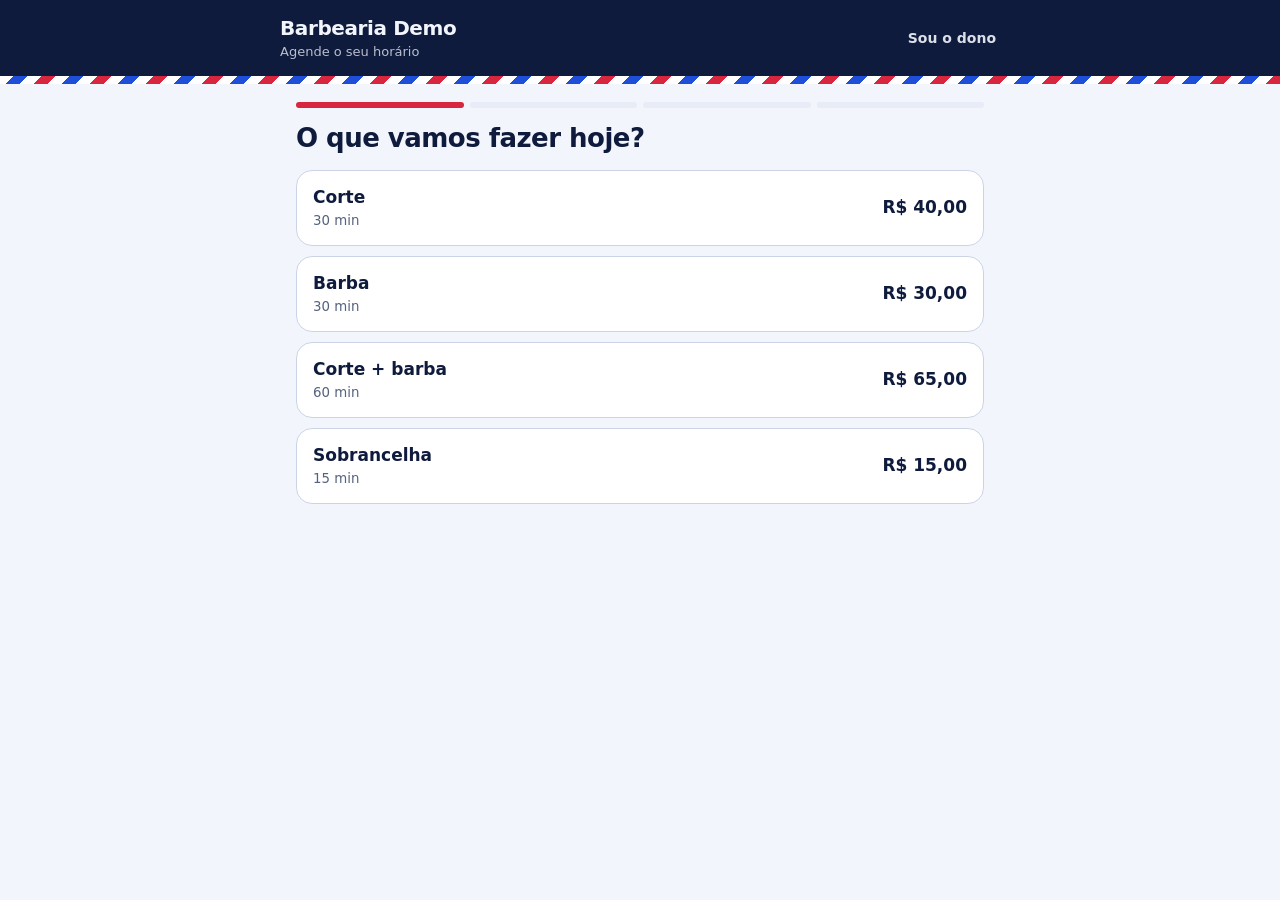
<file: index.html>
<!doctype html>
<html lang="pt-BR">
<head>
<meta charset="utf-8">
<meta name="viewport" content="width=device-width,initial-scale=1,viewport-fit=cover">
<title>Agendar horário</title>
<meta name="theme-color" content="#0E1B3D">
<link rel="manifest" href="manifest.webmanifest">
<link rel="apple-touch-icon" href="icons/apple-touch-icon.png">
<link rel="stylesheet" href="css/style.css">
</head>
<body>
<header class="top"><div class="top-in"><div class="brand" id="brand">Agendar horário<small>Escolha o serviço e o horário</small></div><a href="painel.html">Sou o dono</a></div></header>
<div class="pole" aria-hidden="true"></div>
<main class="wrap" id="app"></main>
<div class="toast" id="toast" role="status" hidden></div>
<script src="js/data.js"></script>
<script src="js/cliente.js"></script>
</body>
</html>
</file>
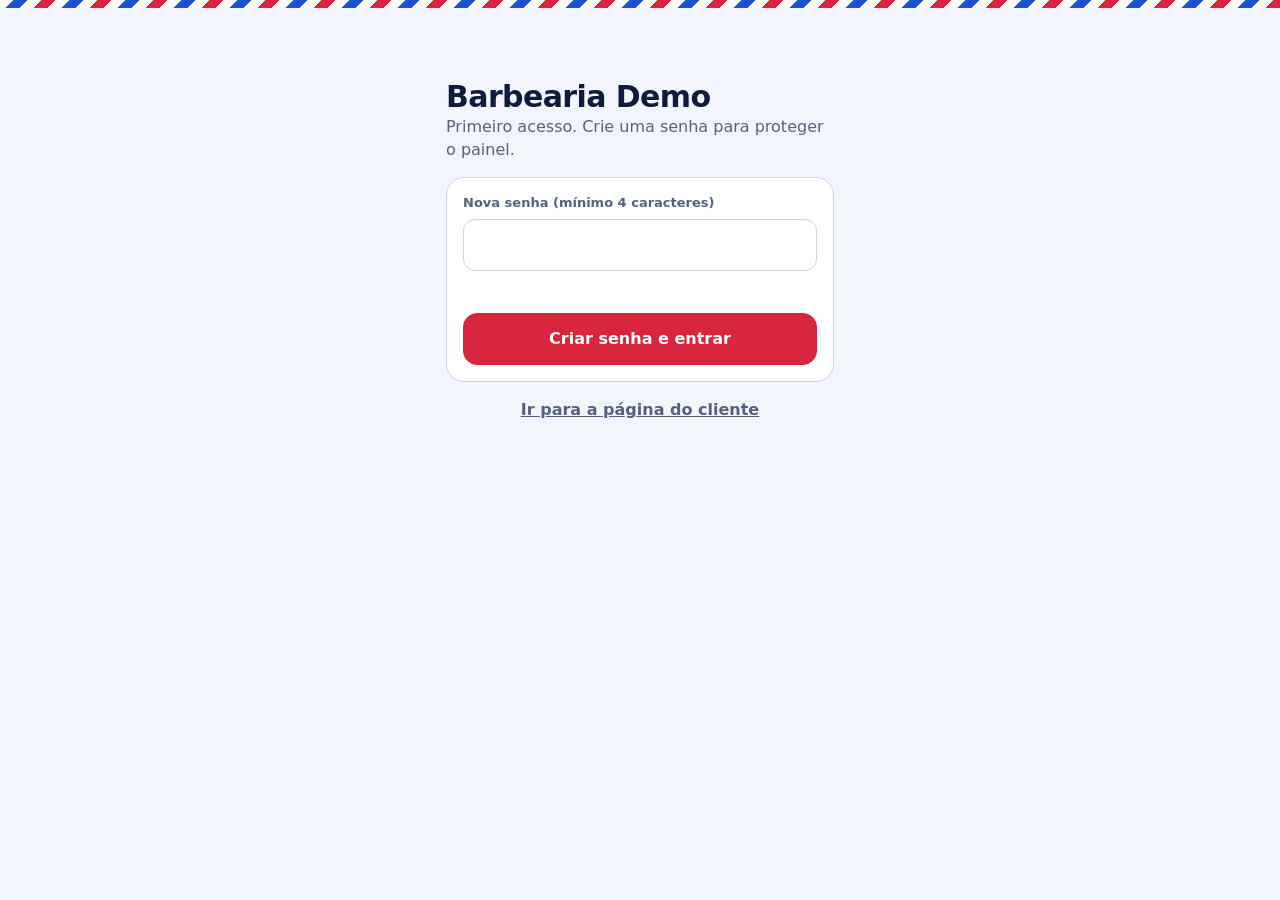
<file: painel.html>
<!doctype html>
<html lang="pt-BR">
<head>
<meta charset="utf-8">
<meta name="viewport" content="width=device-width,initial-scale=1,viewport-fit=cover">
<title>Painel da barbearia</title>
<meta name="theme-color" content="#0E1B3D">
<link rel="manifest" href="manifest.webmanifest">
<link rel="apple-touch-icon" href="icons/apple-touch-icon.png">
<link rel="stylesheet" href="css/style.css">
</head>
<body>
<div id="root"></div>
<div class="scrim" id="scrim" hidden><div class="sheet" id="sheet" role="dialog" aria-modal="true" aria-labelledby="sh-t"></div></div>
<div class="cartaz" id="cartaz"></div>
<div class="toast" id="toast" role="status" hidden></div>
<script src="js/data.js"></script>
<script src="js/qr.js"></script>
<script src="js/painel.js"></script>
</body>
</html>
</file>
<file: css/style.css>
/* =====================================================
   Agenda Barber | estilos (cliente e painel)
   Identidade: poste de barbeiro (vermelho, branco e azul)
   sobre azul-marinho. A faixa listrada é o único adorno.
   ===================================================== */
:root {
  --bg: #F2F5FB; --surface: #FFFFFF; --surface-2: #E7ECF6; --line: #CBD4E6;
  --fg: #0E1B3D; --muted: #55627F; --red: #D7263D; --red-text: #B81D32; --blue: #1F4FD8;
  --on-red: #FFFFFF; --ok: #0F7B4F; --ok-bg: #DDF3E8; --bad: #B3261E; --bad-bg: #FBE4E2;
  --brass: #9A6F1E;
  --p1: #1F4FD8; --p2: #D7263D; --p3: #0F7B4F; --p4: #9A6F1E;
  --font: ui-sans-serif, system-ui, -apple-system, "Segoe UI", Roboto, sans-serif;
  --pole: repeating-linear-gradient(-45deg, #D7263D 0 10px, #FFFFFF 10px 20px, #1F4FD8 20px 30px, #FFFFFF 30px 40px);
}
@media (prefers-color-scheme: dark) {
  :root:not([data-theme="light"]) {
    --bg: #0A1226; --surface: #121E3B; --surface-2: #1A2A50; --line: #2C4070;
    --fg: #EAF0FF; --muted: #A5B3D3; --red: #FF5A6E; --red-text: #FF8795; --blue: #6B93FF;
    --on-red: #1A0509; --ok: #5EE0A6; --ok-bg: #11392B; --bad: #FF8A80; --bad-bg: #3A1717;
    --brass: #E0B65C;
    --p1: #6B93FF; --p2: #FF5A6E; --p3: #5EE0A6; --p4: #E0B65C;
    color-scheme: dark;
  }
}
* { box-sizing: border-box; }
[hidden] { display: none !important; }
html { -webkit-text-size-adjust: 100%; }
body {
  margin: 0; background: var(--bg); color: var(--fg); font: 16px/1.45 var(--font);
  padding: 0 0 calc(24px + env(safe-area-inset-bottom, 0px));
}
button, input, select, textarea { font: inherit; color: inherit; }
button { cursor: pointer; }
:focus-visible { outline: 3px solid var(--blue); outline-offset: 2px; }
h1, h2, h3 { margin: 0; letter-spacing: -.02em; line-height: 1.15; }
p { margin: 0; }
.muted { color: var(--muted); }
.sr { position: absolute; width: 1px; height: 1px; overflow: hidden; clip: rect(0 0 0 0); white-space: nowrap; }
.num { font-variant-numeric: tabular-nums; }

/* ---------- topo com a faixa de poste ---------- */
.top { background: var(--fg); color: var(--bg); padding: max(14px, env(safe-area-inset-top, 0px)) 16px 14px; }
@media (prefers-color-scheme: dark) { :root:not([data-theme="light"]) .top { background: #060C1C; color: #EAF0FF; } }
.top-in { max-width: 720px; margin: 0 auto; display: flex; align-items: center; justify-content: space-between; gap: 12px; }
.brand { font-size: 20px; font-weight: 800; letter-spacing: -.02em; }
.brand small { display: block; font-size: 13px; font-weight: 500; opacity: .75; letter-spacing: 0; }
.top a, .top .ghost { color: inherit; font-size: 14px; font-weight: 600; text-decoration: none; opacity: .9; background: none; border: 0; min-height: 44px; display: inline-flex; align-items: center; padding: 0 4px; }
.pole { height: 8px; background: var(--pole); background-size: 56px 56px; }
.pole.move { animation: pole 1.6s linear infinite; }
@keyframes pole { to { background-position: 56px 0; } }

.wrap { max-width: 720px; margin: 0 auto; padding: 18px 16px 0; display: flex; flex-direction: column; gap: 16px; }

/* ---------- botões, campos ---------- */
.btn { min-height: 52px; padding: 0 20px; border-radius: 14px; border: 1.5px solid var(--line); background: var(--surface); font-weight: 700; display: inline-flex; align-items: center; justify-content: center; gap: 8px; text-decoration: none; color: var(--fg); transition: transform .12s; }
.btn:active { transform: scale(.98); }
.btn.primary { background: var(--red); border-color: var(--red); color: var(--on-red); }
.btn.dark { background: var(--fg); border-color: var(--fg); color: var(--bg); }
.btn.danger { color: var(--bad); border-color: var(--bad); background: transparent; }
.btn.small { min-height: 44px; padding: 0 14px; font-size: 14px; border-radius: 12px; }
.btn.block { width: 100%; }
.btn[disabled] { opacity: .55; }
.field { display: flex; flex-direction: column; gap: 6px; min-width: 0; }
.field label, .lbl { font-size: 13px; font-weight: 700; color: var(--muted); }
.field input, .field select { min-height: 52px; border-radius: 12px; border: 1.5px solid var(--line); background: var(--surface); padding: 0 14px; width: 100%; }
.err { color: var(--bad); font-size: 14px; min-height: 1.3em; }
.row { display: flex; gap: 10px; }
.row > * { flex: 1; min-width: 0; }
.card { background: var(--surface); border: 1.5px solid var(--line); border-radius: 18px; padding: 16px; display: flex; flex-direction: column; gap: 12px; min-width: 0; }

/* ---------- passos do cliente ---------- */
.steps { display: flex; gap: 6px; }
.steps i { flex: 1; height: 6px; border-radius: 4px; background: var(--surface-2); }
.steps i.on { background: var(--red); }
.q { font-size: 26px; font-weight: 800; }
.opt { display: grid; grid-template-columns: minmax(0, 1fr) auto; gap: 2px 12px; align-items: center; width: 100%; text-align: left; padding: 14px 16px; min-height: 64px; border-radius: 16px; border: 1.5px solid var(--line); background: var(--surface); }
.opt:active { background: var(--surface-2); }
.opt b { font-size: 17px; }
.opt small { color: var(--muted); grid-column: 1; }
.opt .v { grid-row: 1 / 3; grid-column: 2; font-weight: 800; font-size: 17px; }
.opt .av { grid-row: 1 / 3; grid-column: 2; width: 40px; height: 40px; border-radius: 50%; background: var(--surface-2); display: grid; place-items: center; font-weight: 800; }
.days { display: flex; gap: 8px; overflow-x: auto; padding: 2px 2px 8px; margin: 0 -16px; padding-left: 16px; padding-right: 16px; scroll-snap-type: x proximity; }
.day { flex: 0 0 auto; width: 62px; min-height: 78px; border-radius: 16px; border: 1.5px solid var(--line); background: var(--surface); display: flex; flex-direction: column; align-items: center; justify-content: center; gap: 2px; scroll-snap-align: start; }
.day small { font-size: 12px; color: var(--muted); font-weight: 700; }
.day b { font-size: 22px; }
.day[aria-pressed="true"] { background: var(--fg); border-color: var(--fg); color: var(--bg); }
.day[aria-pressed="true"] small { color: inherit; opacity: .8; }
.day[disabled] { opacity: .4; }
.hours { display: grid; grid-template-columns: repeat(4, minmax(0, 1fr)); gap: 8px; }
@media (max-width: 400px) { .hours { grid-template-columns: repeat(3, minmax(0, 1fr)); } }
.hr { min-height: 48px; border-radius: 12px; border: 1.5px solid var(--line); background: var(--surface); font-weight: 700; font-variant-numeric: tabular-nums; }
.hr[aria-pressed="true"] { background: var(--red); border-color: var(--red); color: var(--on-red); }
.empty { text-align: center; color: var(--muted); padding: 20px 8px; }
.resumo { background: var(--surface-2); border-radius: 14px; padding: 12px 14px; display: flex; flex-direction: column; gap: 2px; font-size: 15px; }
.back { background: none; border: 0; color: var(--muted); font-weight: 700; min-height: 44px; padding: 0; align-self: flex-start; }

/* ---------- comanda (confirmação) ---------- */
.ticket { background: var(--surface); border: 1.5px solid var(--line); border-radius: 20px; overflow: hidden; }
.ticket .pole { height: 12px; }
.ticket-in { padding: 20px 18px; display: flex; flex-direction: column; gap: 14px; }
.ticket .when { font-size: 34px; font-weight: 800; letter-spacing: -.03em; line-height: 1; }
.ticket dl { margin: 0; display: grid; grid-template-columns: auto 1fr; gap: 8px 14px; font-size: 15px; border-top: 1.5px dashed var(--line); padding-top: 14px; }
.ticket dt { color: var(--muted); }
.ticket dd { margin: 0; font-weight: 700; text-align: right; overflow-wrap: anywhere; }
.pop { animation: pop .45s cubic-bezier(.2, .9, .3, 1.2) both; }
@keyframes pop { from { transform: translateY(14px) scale(.96); opacity: 0; } to { transform: none; opacity: 1; } }
.mine { display: flex; align-items: center; justify-content: space-between; gap: 10px; padding: 12px 0; border-bottom: 1.5px solid var(--line); }
.mine:last-child { border-bottom: 0; }
.tag { display: inline-block; font-size: 12px; font-weight: 800; padding: 3px 9px; border-radius: 999px; background: var(--surface-2); color: var(--muted); }
.tag.ok { background: var(--ok-bg); color: var(--ok); }
.tag.bad { background: var(--bad-bg); color: var(--bad); }
.tag.blue { background: var(--surface-2); color: var(--blue); }

/* ---------- painel ---------- */
.shell { max-width: 960px; margin: 0 auto; display: grid; grid-template-columns: 1fr; }
.nav { position: fixed; left: 0; right: 0; bottom: 0; z-index: 10; background: var(--surface); border-top: 1.5px solid var(--line); display: grid; grid-template-columns: repeat(5, 1fr); padding-bottom: env(safe-area-inset-bottom, 0px); }
.nav button { min-height: 62px; background: none; border: 0; font-size: 12px; font-weight: 700; color: var(--muted); display: flex; flex-direction: column; align-items: center; justify-content: center; gap: 3px; position: relative; }
.nav button svg { width: 24px; height: 24px; fill: none; stroke: currentColor; stroke-width: 1.8; stroke-linecap: round; stroke-linejoin: round; }
.nav button[aria-selected="true"] { color: var(--red-text); }
.nav button[aria-selected="true"]::before { content: ""; position: absolute; top: 0; left: 22%; right: 22%; height: 3px; border-radius: 0 0 3px 3px; background: var(--red); }
.panel-body { padding: 16px 16px 100px; display: flex; flex-direction: column; gap: 14px; min-width: 0; }
@media (min-width: 1100px) {
  .shell { grid-template-columns: 200px minmax(0, 1fr); }
  .nav { position: sticky; top: 0; align-self: start; grid-template-columns: 1fr; border: 0; background: none; padding: 18px 0 0 12px; height: 100vh; max-height: 100vh; align-content: start; gap: 6px; }
  .nav button { flex-direction: row; justify-content: flex-start; gap: 12px; padding: 0 14px; min-height: 52px; border-radius: 14px; font-size: 15px; }
  .nav button[aria-selected="true"] { background: var(--surface); }
  .nav button[aria-selected="true"]::before { left: 0; top: 14px; bottom: 14px; right: auto; width: 4px; height: auto; border-radius: 0 3px 3px 0; }
  .panel-body { padding-bottom: 40px; }
}
.datebar { display: flex; align-items: center; gap: 8px; }
.datebar button.arrow { width: 48px; height: 48px; border-radius: 12px; border: 1.5px solid var(--line); background: var(--surface); font-size: 22px; font-weight: 700; }
.datebar .dt { flex: 1; text-align: center; font-weight: 800; font-size: 18px; line-height: 1.2; }
.datebar .dt small { display: block; font-size: 13px; color: var(--muted); font-weight: 600; }
.pills { display: flex; gap: 8px; flex-wrap: wrap; }
.pill { background: var(--surface); border: 1.5px solid var(--line); border-radius: 14px; padding: 10px 14px; display: flex; flex-direction: column; min-width: 0; flex: 1 1 110px; }
.pill b { font-size: 22px; letter-spacing: -.02em; font-variant-numeric: tabular-nums; }
.pill span { font-size: 13px; color: var(--muted); }
.slot { display: grid; grid-template-columns: 58px minmax(0, 1fr); gap: 12px; align-items: start; }
.slot .t { font-weight: 800; font-size: 17px; font-variant-numeric: tabular-nums; padding-top: 14px; }
.ag { background: var(--surface); border: 1.5px solid var(--line); border-left: 6px solid var(--pc, var(--blue)); border-radius: 14px; padding: 12px 14px; display: flex; flex-direction: column; gap: 8px; min-width: 0; }
.ag.cancelado { opacity: .6; }
.ag.cancelado .nm { text-decoration: line-through; }
.ag.bloqueio { border-left-color: var(--muted); background: var(--surface-2); }
.ag.now { box-shadow: 0 0 0 3px var(--red); }
.ag-top { display: flex; justify-content: space-between; gap: 10px; align-items: baseline; }
.ag .nm { font-weight: 800; overflow-wrap: anywhere; }
.ag .sv { color: var(--muted); font-size: 14px; }
.ag .pr { font-weight: 800; font-variant-numeric: tabular-nums; white-space: nowrap; }
.acts { display: flex; gap: 8px; flex-wrap: wrap; }
.fab { position: fixed; right: 16px; bottom: calc(78px + env(safe-area-inset-bottom, 0px)); z-index: 9; box-shadow: 0 8px 22px rgba(0, 0, 0, .28); min-height: 56px; border-radius: 28px; padding: 0 22px; }
@media (min-width: 1100px) { .fab { bottom: 24px; right: max(24px, calc(50vw - 456px)); } }
.list { display: flex; flex-direction: column; }
.li { display: flex; align-items: center; justify-content: space-between; gap: 10px; padding: 14px 0; border-bottom: 1.5px solid var(--line); min-height: 64px; }
.li:last-child { border-bottom: 0; }
.li b { display: block; overflow-wrap: anywhere; }
.li small { color: var(--muted); }
.sw { display: flex; flex-wrap: wrap; gap: 8px; }
.chip { min-height: 46px; padding: 0 16px; border-radius: 999px; border: 1.5px solid var(--line); background: var(--surface); font-weight: 700; }
.chip[aria-pressed="true"] { background: var(--fg); color: var(--bg); border-color: var(--fg); }
.bars { display: flex; align-items: flex-end; gap: 6px; height: 150px; padding-top: 8px; }
.bars .b { flex: 1; display: flex; flex-direction: column; align-items: center; justify-content: flex-end; gap: 4px; height: 100%; min-width: 0; }
.bars .b i { width: 100%; border-radius: 6px 6px 0 0; background: var(--blue); min-height: 3px; transform-origin: bottom; animation: grow .7s cubic-bezier(.2, .8, .2, 1) both; }
.bars .b.today i { background: var(--red); }
.bars .b small { font-size: 11px; color: var(--muted); }
@keyframes grow { from { transform: scaleY(0); } }
.rank { display: flex; flex-direction: column; gap: 10px; }
.rank div { display: grid; grid-template-columns: minmax(0, 1fr) auto; gap: 4px 10px; font-size: 15px; }
.rank .bar { grid-column: 1 / -1; height: 8px; background: var(--surface-2); border-radius: 6px; overflow: hidden; }
.rank .bar i { display: block; height: 100%; background: var(--c, var(--blue)); border-radius: 6px; }

/* ---------- janela (sheet) ---------- */
.scrim { position: fixed; inset: 0; background: rgba(2, 8, 24, .6); display: flex; justify-content: center; align-items: flex-end; z-index: 30; }
.sheet { width: min(520px, 100%); max-height: 94%; overflow-y: auto; background: var(--surface); border: 1.5px solid var(--line); border-radius: 22px 22px 0 0; padding: 22px 18px calc(22px + env(safe-area-inset-bottom, 0px)); display: flex; flex-direction: column; gap: 14px; animation: up .25s ease-out; }
@keyframes up { from { transform: translateY(30px); opacity: 0; } }
.sheet h2 { font-size: 22px; }
@media (min-width: 1100px) { .scrim { align-items: center; } .sheet { border-radius: 22px; } }
.toast { position: fixed; left: 50%; transform: translateX(-50%); top: calc(14px + env(safe-area-inset-top, 0px)); background: var(--fg); color: var(--bg); padding: 12px 18px; border-radius: 999px; font-weight: 700; z-index: 40; max-width: calc(100% - 32px); text-align: center; }
.qrbox { background: #fff; border-radius: 14px; padding: 8px; align-self: center; border: 1.5px solid var(--line); }
.linkbox { background: var(--surface-2); border-radius: 12px; padding: 12px 14px; font-size: 14px; overflow-wrap: anywhere; font-weight: 600; }
.auth { max-width: 420px; margin: 8vh auto 0; display: flex; flex-direction: column; gap: 16px; padding: 0 16px; }
@media (prefers-reduced-motion: reduce) {
  .pole.move, .pop, .bars .b i, .sheet { animation: none; }
}
@media print {
  body * { visibility: hidden; }
  #cartaz, #cartaz * { visibility: visible; }
  #cartaz { position: absolute; inset: 0; display: flex !important; }
}
.cartaz { display: none; flex-direction: column; align-items: center; justify-content: center; gap: 18px; text-align: center; background: #fff; color: #0E1B3D; padding: 40px; }
.cartaz h1 { font-size: 44px; }
.cartaz p { font-size: 22px; }

/* ajustes de encaixe no celular */
.btn.small { padding: 0 11px; font-size: 13.5px; }
.acts { gap: 6px; flex-wrap: nowrap; }
.acts .btn { flex: 1 1 auto; white-space: nowrap; }
.pills { display: grid; grid-template-columns: repeat(3, minmax(0, 1fr)); }
.pills .pill { flex: none; padding: 10px 12px; }
.pill b { font-size: 19px; white-space: nowrap; }
.pills.four { grid-template-columns: repeat(2, minmax(0, 1fr)); }
.slot { grid-template-columns: 48px minmax(0, 1fr); gap: 10px; }
.slot .t { font-size: 15px; }
.toast{width:max-content}
</file>
